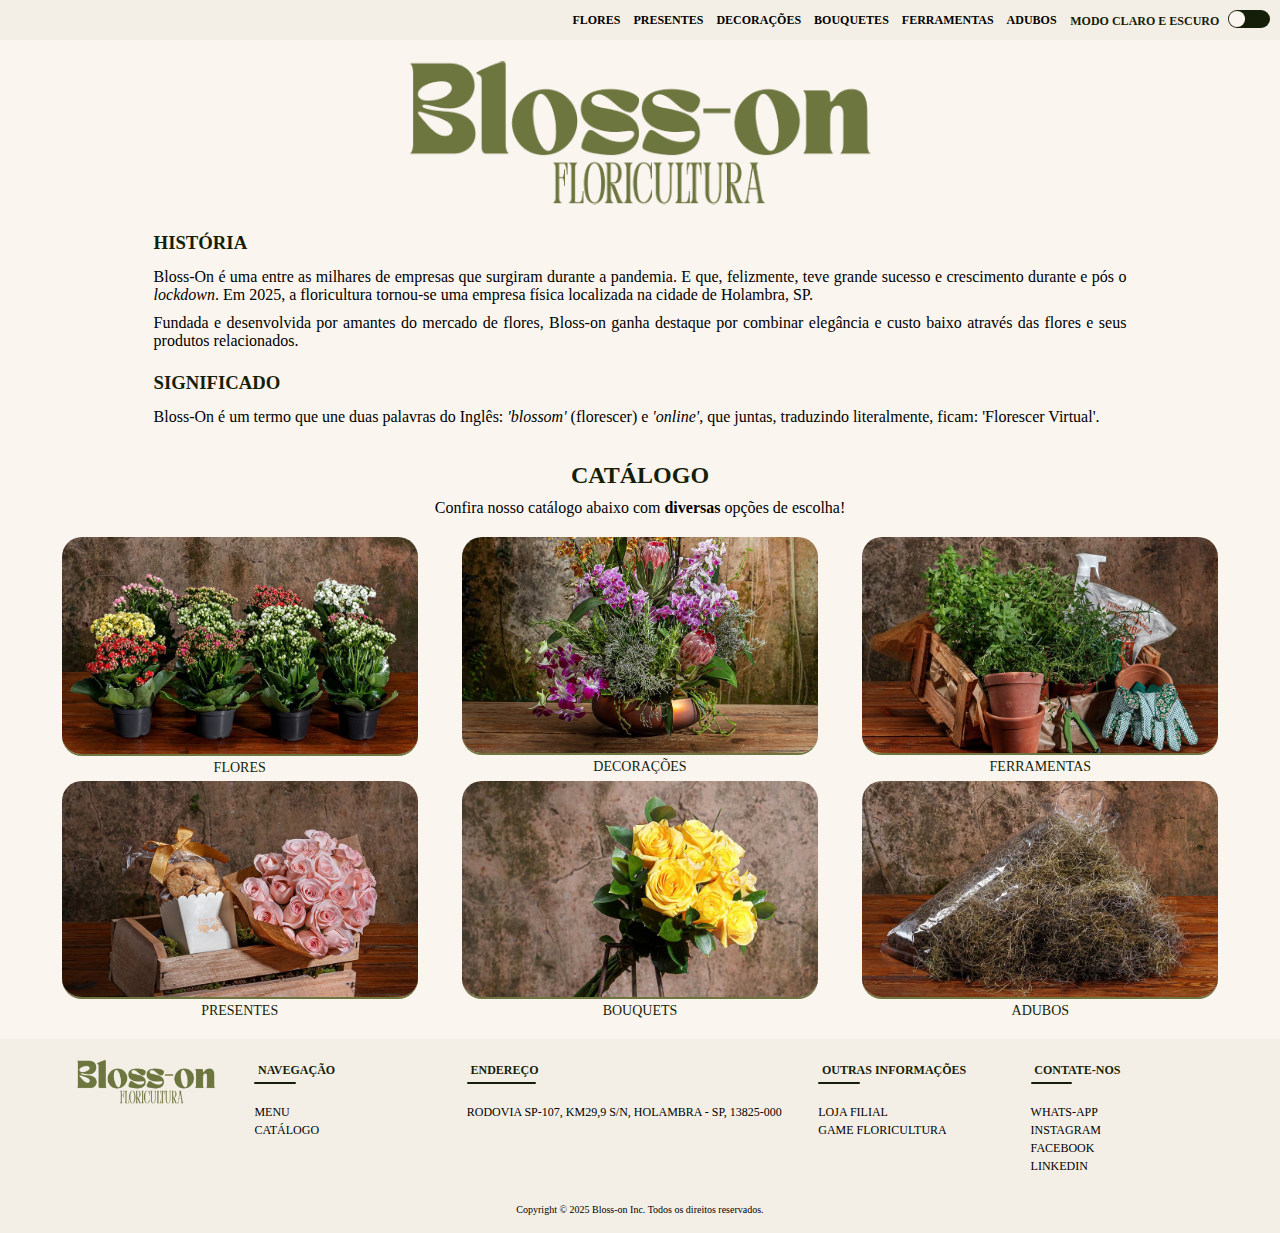
<file: index.html>
<!DOCTYPE html>

<!-- Troca do idioma para: português -->
<html lang="pt-br">
<head>
    <meta charset="UTF-8">
    <meta name="viewport" content="width=device-width, initial-scale=1.0">

    <!-- Conexão com o CSS -->
    <link rel="stylesheet" type="text/css" href="css/style.css">

    <!-- Inserção de um ícone para a barra de pesquisa -->
    <link rel="shortcut icon" href="img/flor-icon-index.ico" type="image/x-icon">

    <!-- Título na barra do navegador -->
    <title> BLOSS-ON </title>

</head>

<body>

    <a href="#" id="ancora-menu"></a>

    <header>

        <!-- Navagação ligando a tópicos da página 02 -->
        <nav>
            <a href="catalago.html#conexaoFlores" class="nav-links"> <strong> FLORES </strong> </a> 
            <a href="catalago.html#conexaoPresentes" class="nav-links"> <strong> PRESENTES </strong> </a>
            <a href="catalago.html#conexaoDecoracoes" class="nav-links"> <strong> DECORAÇÕES </strong></a>
            <a href="catalago.html#conexaoBouquetes" class="nav-links"> <strong> BOUQUETES </strong> </a>
            <a href="catalago.html#conexaoFerramentas" class="nav-links"> <strong> FERRAMENTAS </strong> </a>
            <a href="catalago.html#conexaoAdubos" class="nav-links"> <strong> ADUBOS </strong> </a>
        </nav>

        <!-- Botão: modo Claro e Escuro -->
        <h5> MODO CLARO E ESCURO </h5>
        <div class="trilho" id="trilho">
            <div class="indicador"> </div>
        </div>
        <script src="javascript/main.js"> </script>

    </header>

    <br>

    <!-- Logo -->
    <figure>
        <img class="img-logo" src="img/logo_blosson.png" alt="Logo">
    </figure>
    
    <br>
    <h3> HISTÓRIA </h3>
    <p class="text-body"> Bloss-On é uma entre as milhares de empresas que surgiram durante a pandemia. 
        E que, felizmente, teve grande sucesso e crescimento durante e pós o <em> lockdown</em>. 
        Em 2025, a floricultura tornou-se uma empresa física localizada na cidade de Holambra, SP. </p>
    <p class="text-body"> Fundada e desenvolvida por amantes do mercado de flores, Bloss-on ganha destaque por combinar elegância e custo baixo através
        das flores e seus produtos relacionados. </p>
    <br>

    <h3> SIGNIFICADO </h3>
    <p class="text-body"> Bloss-On é um termo que une duas palavras do Inglês: <em> 'blossom' </em> (florescer) e <em> 'online'</em>, que juntas, traduzindo literalmente,
        ficam: 'Florescer Virtual'. </p>
    <br>

    <a href="#" id="ancora-catalogo"></a>

    <br>
    <h2> CATÁLOGO </h2>
    <p> Confira nosso catálogo abaixo com <strong> diversas </strong> opções de escolha! </p>
    <br>
    
    <section class="conteudo-catalago" id="grid-catalogo"> 
        <div class="grid-catalogo-index">
            <div>
                <figure> 
                    <a href="catalago.html#conexaoFlores"> <img class="img-grid-catalogo" src="img/flores-div-catalogo.jpg" alt="Imagem do catálago, seção das Flores"> </a>
                </figure>
                <figcaption> FLORES </figcaption>
            </div>
            <div>
                <figure>
                    <a href="catalago.html#conexaoDecoracoes"> <img class="img-grid-catalogo" src="img/decoracoes-div-catalogo.jpg" alt="Imagem do catálago, seção das Decorações"> </a>
                </figure>
                <figcaption> DECORAÇÕES </figcaption>
            </div>
            <div>
                <figure>
                    <a href="catalago.html#conexaoFerramentas"> <img class="img-grid-catalogo" src="img/ferramentas-div-catalogo.jpg" alt="Imagem do catálago, seção das Ferramentas"> </a>
                </figure>
                <figcaption> FERRAMENTAS </figcaption>
            </div>
            <div>
                <figure>
                    <a href="catalago.html#conexaoPresentes"> <img class="img-grid-catalogo" src="img/presentes-div-catalogo.jpg" alt="Imagem do catálago, seção das Presentes"> </a>
                </figure>
                <figcaption> PRESENTES </figcaption>
            </div>
            <div>
                <figure>
                    <a href="catalago.html#conexaoBouquetes"> <img class="img-grid-catalogo" src="img/bouquet-div-catalogo.jpg" alt="Imagem do catálago, seção dos Presentes"> </a>
                </figure>
                <figcaption> BOUQUETS </figcaption>
            </div>
            <div>
                <figure>
                    <a href="catalago.html#conexaoAdubos"> <img class="img-grid-catalogo" src="img/barba-de-bode-catalogo.jpg" alt="Imagem do catálago, seção dos Adubos"> </a>
                </figure>
                <figcaption> ADUBOS </figcaption>
            </div>
        </div>
    </section>

    <br>

    <footer>
        <br>
            <div class="grid-footer-index">
                <div>
                    <figure>
                        <img src="img/logo_blosson.png" alt="logo-footer" width="150px">
                    </figure>
                </div>
                <div class="grid-footer-inside">
                    <h5> NAVEGAÇÃO </h5>
                    <hr>
                    <br>
                    <a class="text-footer" href="#ancora-menu"> MENU </a>
                    <br>
                    <a class="text-footer" href="#ancora-catalogo"> CATÁLOGO </a>
                </div>
                <div class="grid-footer-inside">
                    <h5> ENDEREÇO </h5>
                    <hr>
                    <br>
                    <a class="text-footer" href="https://maps.app.goo.gl/x9ZC8zKfQUsg3G7j9"> RODOVIA SP-107, KM29,9 S/N, HOLAMBRA - SP, 13825-000 </a>
                </div>
                <div class="grid-footer-inside">
                    <h5> OUTRAS INFORMAÇÕES </h5>
                    <hr>
                    <br>
                    <a class="text-footer" href="https://weflores.com/shop/"> LOJA FILIAL </a>
                    <br>
                    <a class="text-footer" href="https://pikmin.nintendo.com/pt/about/"> GAME FLORICULTURA </a>
                </div>
                <div class="grid-footer-inside">
                    <h5> CONTATE-NOS</h5>
                    <hr>
                    <br>
                    <a class="text-footer" href="https://wa.me/5511999461069?text=Ol%C3%A1%2C%20visualizei%20seus%20lanches%20e%20bebidas%20atrav%C3%A9s%20do%20site%20e%20gostaria%20de%20fazer%20um%20pedido!%20%F0%9F%8D%94%F0%9F%A5%A4"> WHATS-APP </a>
                    <br>
                    <a class="text-footer" href="https://www.instagram.com/explore/tags/floricultura/"> INSTAGRAM </a>
                    <br>
                    <a class="text-footer" href="https://www.facebook.com/hashtag/floricultura?__eep__=6&__cft__[0]=AZWChIulqReDP3VX0fO7ME4CfL81mdCYHHPKaPEHyYMt_Fm_dWbjAcUp9A9x1sIcQwU374ha88TV2jtOb8L2gkD3wryjCZbhIbsv-pA3spHEvzjJ_mgcvjecM73OqX1Mm9mDjL07FqYJMBlEYte9FuNxcg-9jz_V6FgOel5k2bG63bymaXFHE0hf3v0g9wSgqrI&__tn__=*NK-R"> FACEBOOK </a>
                    <br>
                    <a class="text-footer" href="https://www.linkedin.com/posts/floriculturabv_floicultura-journeyoftheplant-orchid-activity-7297559589179322368-yG9D?utm_source=share&utm_medium=member_desktop&rcm=ACoAADmxbo0BnCXvBt5RN-UffM0pEY4PRmj3eSQ"> LINKEDIN </a>
                </div>
            </div>

            <br>
            <p id="textCopyright"> Copyright © 2025 Bloss-on Inc. Todos os direitos reservados.</p>
            <br>

    </footer>

</body>

</html>
</file>
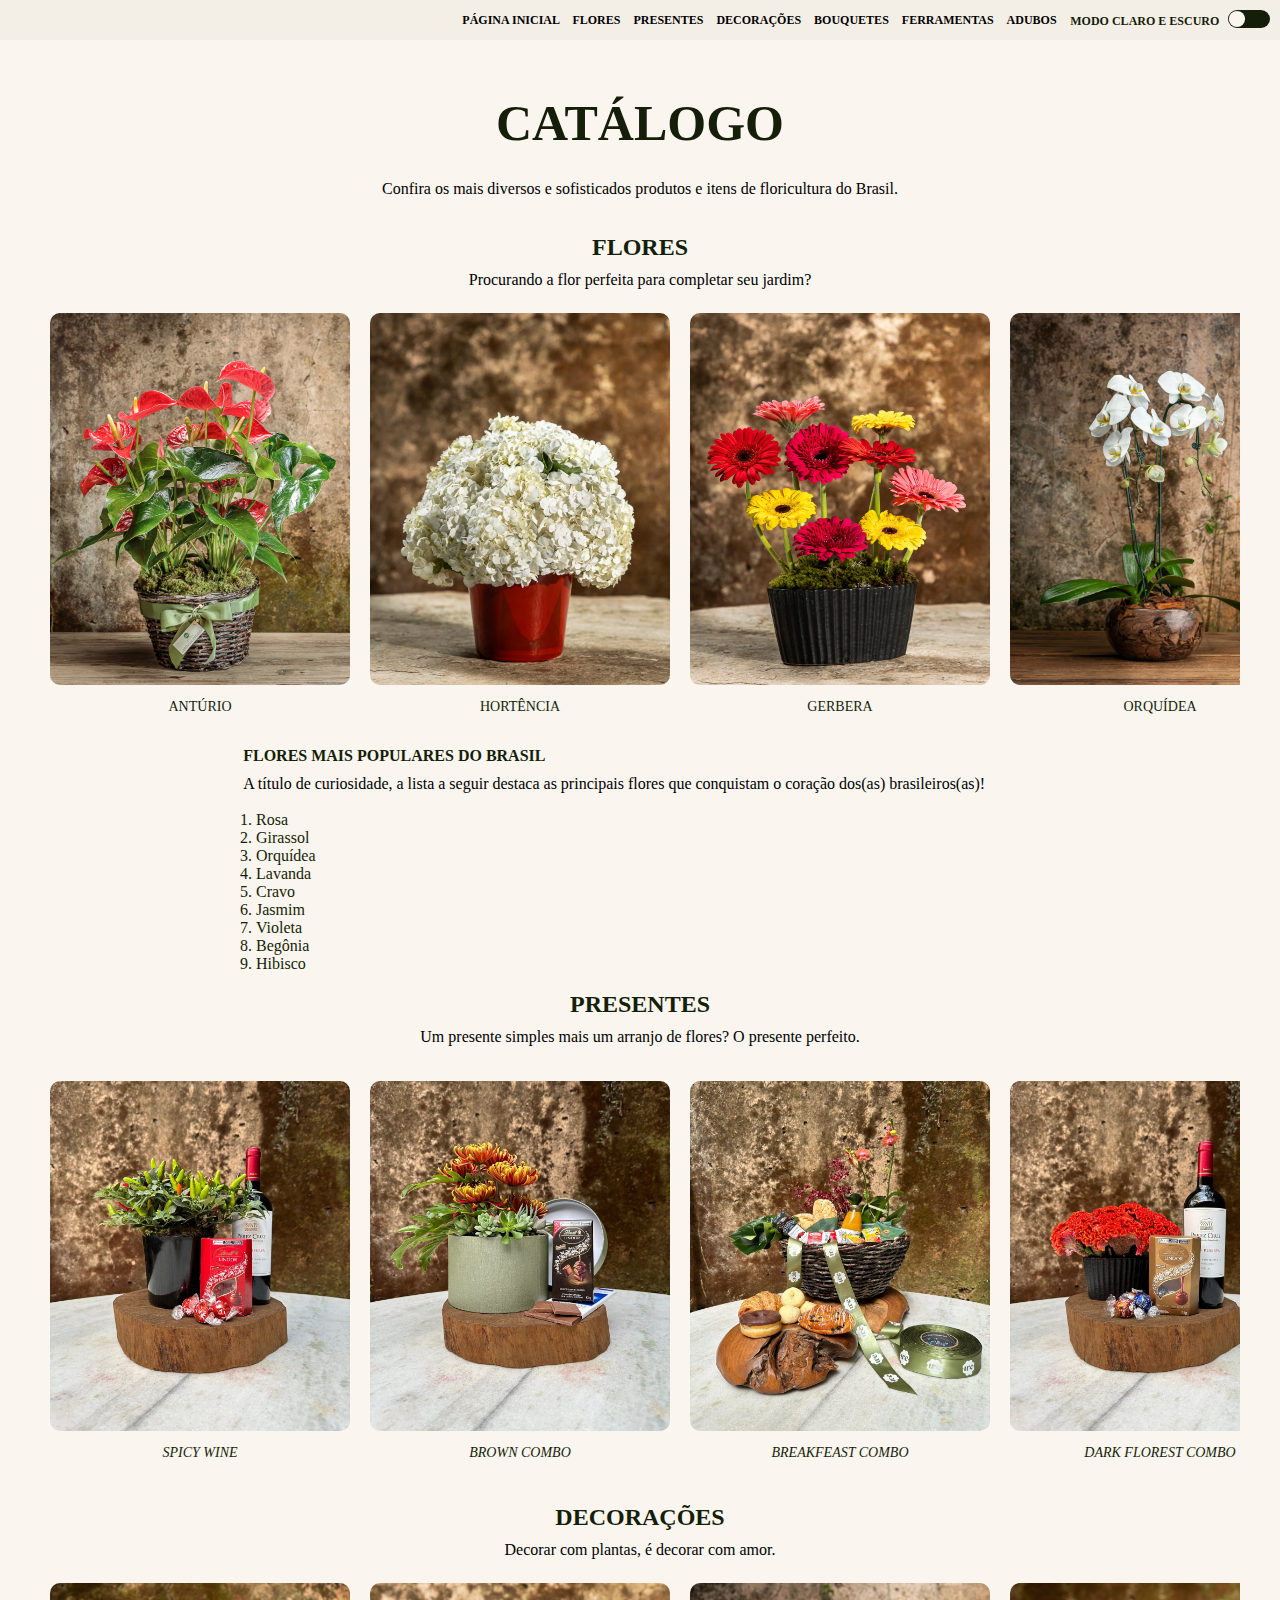
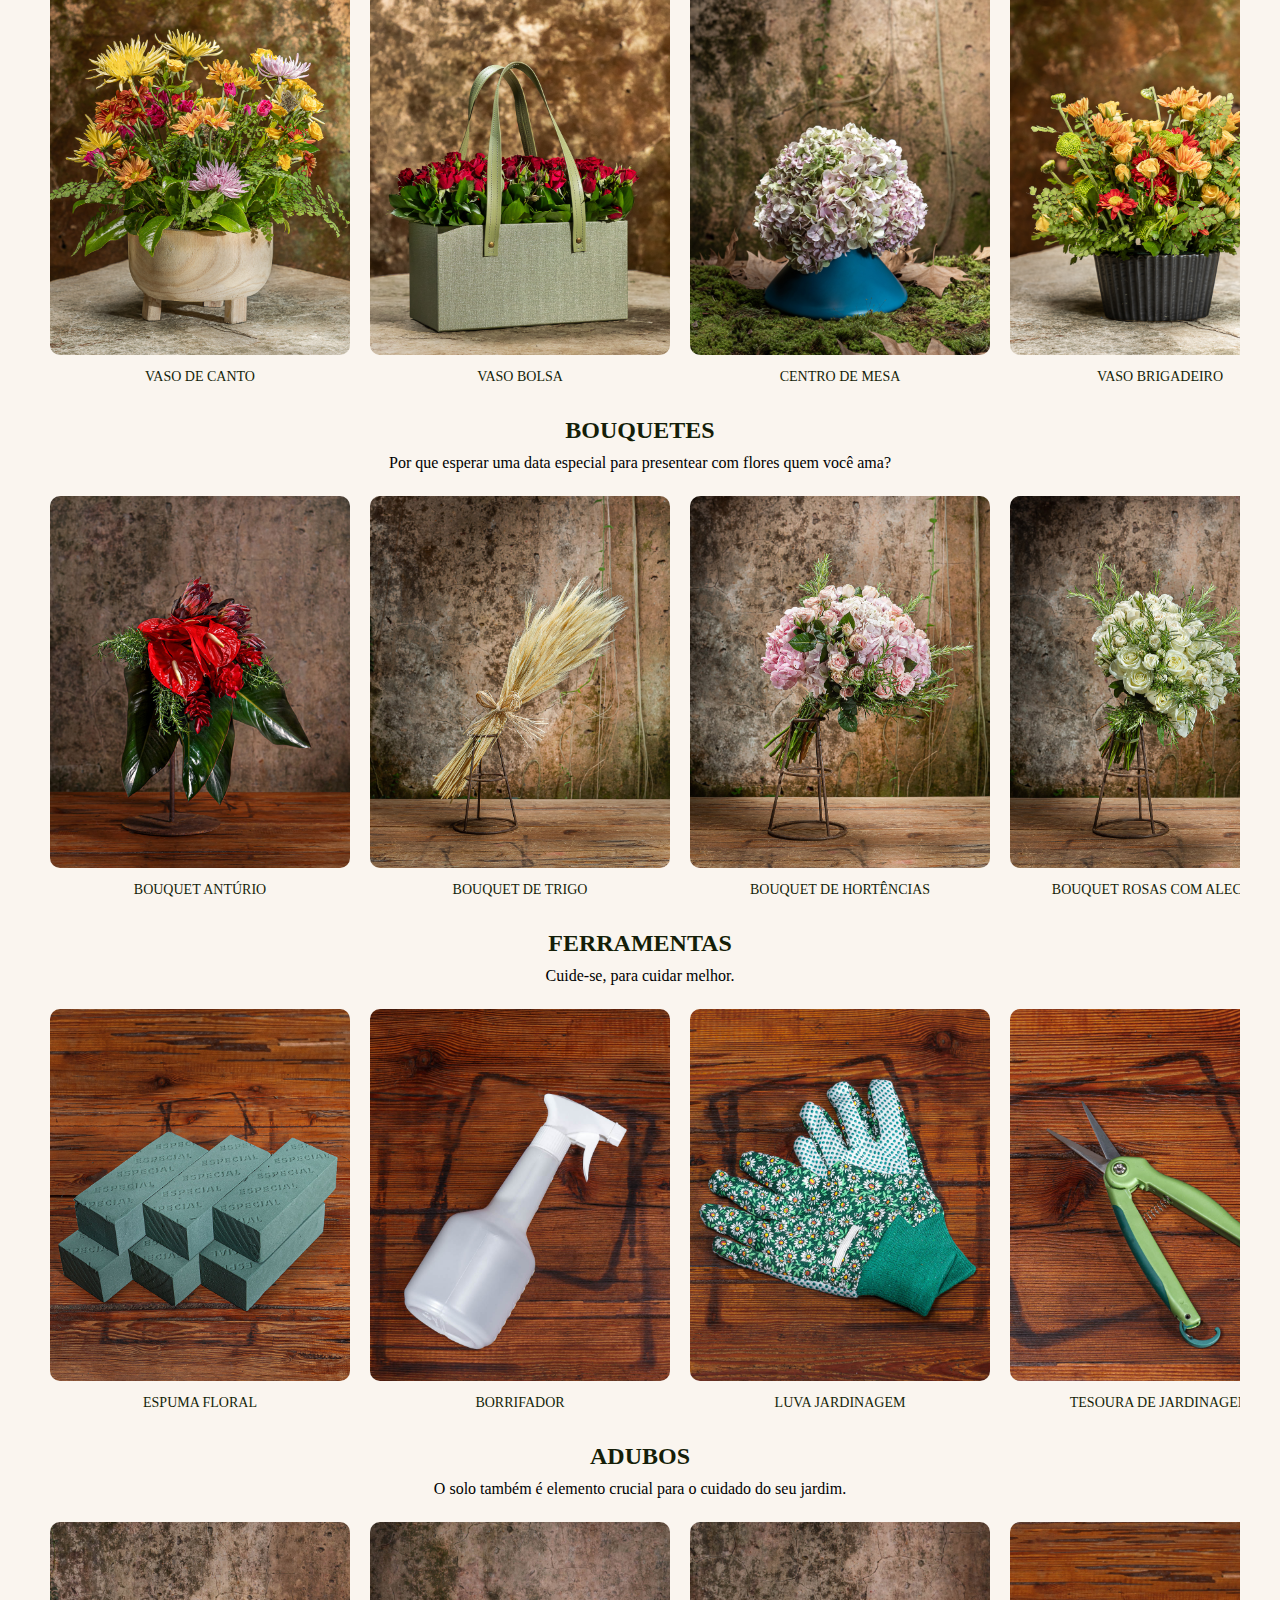
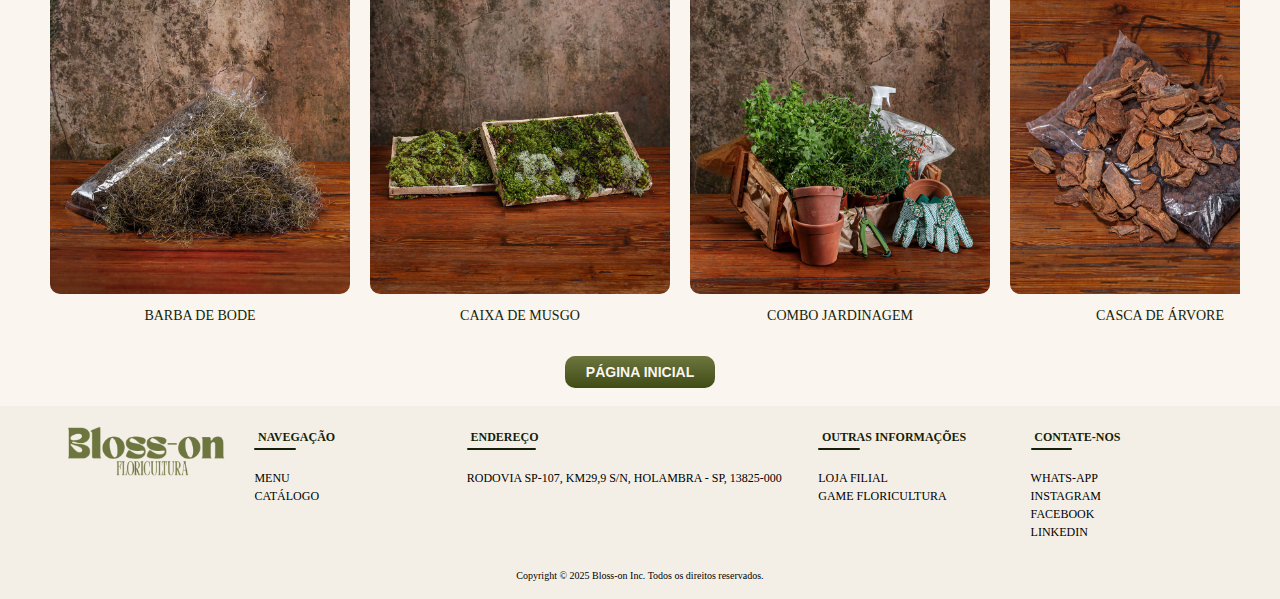
<file: catalago.html>
<!DOCTYPE html>

<!-- Troca do idioma para: português -->
<html lang="pt-br">
<head>
    <meta charset="UTF-8">
    <meta name="viewport" content="width=device-width, initial-scale=1.0">

    <!-- Conexão com o CSS -->
    <link rel="stylesheet" type="text/css" href="css/style.css">

    <!-- Inserção de um ícone para a barra de pesquisa -->
    <link rel="shortcut icon" href="img/pag2-icon.ico" type="image/x-icon">

    <!-- Título na barra do navegador -->
    <title> BLOSS-ON I CATÁLOGO </title>
    
</head>

<body>
    
    <header>

         <!-- Navagação ligando a tópicos da própria página -->
        <nav>
            <a href="index.html" class="nav-links"> <strong> PÁGINA INICIAL </strong> </a>
            <a href="#conexaoFlores" class="nav-links"> <strong> FLORES </strong> </a> 
            <a href="#conexaoPresentes" class="nav-links"> <strong> PRESENTES </strong> </a>
            <a href="#conexaoDecoracoes" class="nav-links"> <strong> DECORAÇÕES </strong></a>
            <a href="#conexaoBouquetes" class="nav-links"> <strong> BOUQUETES </strong> </a>
            <a href="#conexaoFerramentas" class="nav-links"> <strong> FERRAMENTAS </strong> </a>
            <a href="#conexaoAdubos" class="nav-links"> <strong> ADUBOS </strong> </a>
        </nav>

        <!-- Botão: modo Claro e Escuro -->
        <h5> MODO CLARO E ESCURO </h5>
        <div class="trilho" id="trilho">
            <div class="indicador"> </div>
        </div>
        <script src="javascript/main.js"> </script>

    </header>

        <br>
        <br>
        <br>

        <h1> CATÁLOGO </h1>
        <br>
        <p> Confira os mais diversos e sofisticados produtos e itens de floricultura do Brasil. </p>
        <br>

        <a href="#" id="conexaoFlores"> </a>
        <br>
        <h2> FLORES </h2>
        <p> Procurando a flor perfeita para completar seu jardim? </p>

        <section>
            <div class="containersPag2">
                <div>
                    <figure> <img class="img-grid-catalagoPag2" src="img/anturio_catalogo.jpg" alt="FLOR ANTÚRIO" width="300px"> </figure>
                    <figcaption> ANTÚRIO </figcaption>
                </div>
                <div>
                    <figure> <img class="img-grid-catalagoPag2" src="img/hortensia_catalogo.jpg" alt="HORTÊNCIA" width="300px"> </figure>
                    <figcaption> HORTÊNCIA </figcaption>
                </div>
                <div>
                    <figure> <img class="img-grid-catalagoPag2" src="img/gerbera_catalogo.jpg" alt="GÉRBERA" width="300px"> </figure>
                    <figcaption> GERBERA </figcaption>
                </div>
                <div>
                    <figure> <img class="img-grid-catalagoPag2" src="img/orquidea_catalogo.jpg" alt="ORQUÍDEA" width="300px"> </figure>
                    <figcaption> ORQUÍDEA </figcaption>
                </div>
                <div>
                    <figure> <img class="img-grid-catalagoPag2" src="img/rosa_catalogo.jpg" alt="ROSAS VERMELHAS" width="300px"> </figure>
                    <figcaption> ROSAS VERMELHAS </figcaption>
                </div>
            </div>

            <br>

            <!-- Lista ordenada -->
            <h4> FLORES MAIS POPULARES DO <strong>BRASIL</strong></h4>
            <p id="text-list"> A título de curiosidade, a lista a seguir destaca as principais flores que conquistam o coração dos(as) brasileiros(as)!</p>
            <br>
            <ol type="1">
                <li> Rosa </li>
                <li> Girassol </li>
                <li> Orquídea </li>
                <li> Lavanda </li>
                <li> Cravo </li>
                <li> Jasmim </li>
                <li> Violeta </li>
                <li> Begônia </li>
                <li> Hibisco </li>
            </ol>

        </section>

        <a href="#" id="conexaoPresentes"> </a>
        <br>
        <h2> PRESENTES </h2>
        <p> Um presente simples mais um arranjo de flores? O presente perfeito. </p>

        <section>
        <div class="containersPag2">
            <div>
                <figure> <img class="img-grid-catalagoPag2" src="img/spicy_wine_catalogo.jpg" alt="SPICY WINE" width="300px"> </figure>
                <figcaption> <em> SPICY WINE </em> </figcaption>
            </div>
            <div>
                <figure> <img class="img-grid-catalagoPag2" src="img/brown_combo_catalogo.jpg" alt="BROWN COMBO" width="300px"> </figure>
                <figcaption> <em> BROWN COMBO </em> </figcaption>
            </div>
            <div>
                <figure> <img class="img-grid-catalagoPag2" src="img/breakfeast_combo_catalogo.jpg" alt="BREAKFEAST COMBO" width="300px"> </figure>
                <figcaption> <em> BREAKFEAST COMBO </em> </figcaption>
            </div>
            <div>
                <figure> <img class="img-grid-catalagoPag2" src="img/dark_florest_combo_catalago.jpg" alt="DARK FLOREST" width="300px"> </figure>
                <figcaption> <em> DARK FLOREST COMBO </em> </figcaption>
            </div>
            <div>
                <figure> <img class="img-grid-catalagoPag2" src="img/traveler_combo_catalogo.jpg" alt="TRAVELER COMBO" width="300px"> </figure>
                <figcaption> <em> TRAVELER COMBO </em> </figcaption>
            </div>
        </div>
        </section>

        <a href="#" id="conexaoDecoracoes"> </a>
        <br>
        <h2> DECORAÇÕES </h2>
        <p> Decorar com plantas, é decorar com amor. </p>

        <section>
            <div class="containersPag2">
                <div>
                    <figure> <img class="img-grid-catalagoPag2" src="img/vaso_de_canto_catalogo.jpg" alt="VASO DE CANTO" width="300px"> </figure>
                    <figcaption> VASO DE CANTO </figcaption>
                </div>
                <div>
                    <figure> <img class="img-grid-catalagoPag2" src="img/vaso_bolsa_catalogo.jpg" alt="VASO BOLSA" width="300px"> </figure>
                    <figcaption> VASO BOLSA </figcaption>
                </div>
                <div>
                    <figure> <img class="img-grid-catalagoPag2" src="img/centro_de_mesa_catalogo.jpg" alt="CENTRO DE MESA" width="300px"> </figure>
                    <figcaption> CENTRO DE MESA </figcaption>
                </div>
                <div>
                    <figure> <img class="img-grid-catalagoPag2" src="img/vaso_brigadeiro_catalogo.jpg" alt="VASO BRIGADEIRO" width="300px"> </figure>
                    <figcaption> VASO BRIGADEIRO </figcaption>
                </div>
                <div>
                    <figure> <img class="img-grid-catalagoPag2" src="img/trepadeira_abutilon_catalogo.jpg" alt="TREPADEIRA ABUTILON" width="300px"> </figure>
                    <figcaption> TREPADEIRA ABUTILON </figcaption>
                </div>
            </div>
        </section>

        <a href="#" id="conexaoBouquetes"> </a>
        <br>
        <h2> BOUQUETES </h2>
        <p> Por que esperar uma data especial para presentear com flores quem você ama? </p>
    
        <section>
        <div class="containersPag2">
            <div>
                <figure> <img class="img-grid-catalagoPag2" src="img/bouque-anturio.jpg" alt="BOUQUET ANTÚRIO " width="300px"> </figure>
                <figcaption> BOUQUET ANTÚRIO </figcaption>
            </div>
            <div>
                <figure> <img class="img-grid-catalagoPag2" src="img/bouquet-de-trigo.jpg" alt="BOUQUET TRIGO" width="300px"> </figure>
                <figcaption> BOUQUET DE TRIGO </figcaption>
            </div>
            <div>
                <figure> <img class="img-grid-catalagoPag2" src="img/bouquet-hortensias-com-rosas.jpg" alt="BOUQUET DE HORTÊNCIAS" width="300px"> </figure>
                <figcaption> BOUQUET DE HORTÊNCIAS </figcaption>
            </div>
            <div>
                <figure> <img class="img-grid-catalagoPag2" src="img/bouquet-rosas-com-alecrim.jpg" alt="BOUQUET ROSAS COM ALECRIM" width="300px"> </figure>
                <figcaption> BOUQUET ROSAS COM ALECRIM </figcaption>
            </div>
            <div>
                <figure> <img class="img-grid-catalagoPag2" src="img/bouquet-rosas-vermelhas.jpg" alt="BOUQUET ROSAS VERMELHAS" width="300px"> </figure>
                <figcaption> BOUQUET ROSAS VERMELHAS </figcaption>
            </div>
        </div>
        </section>

        <a href="#" id="conexaoFerramentas"> </a>
        <br>
        <h2> FERRAMENTAS </h2>
        <p> Cuide-se, para cuidar melhor.</p>

        <section>
            <div class="containersPag2">
                <div>
                    <figure> <img class="img-grid-catalagoPag2" src="img/espuma-floral-catalogo.jpg" alt="ESPUMA FLORAL" width="300px"> </figure>
                    <figcaption> ESPUMA FLORAL </figcaption>
                </div>
                <div>
                    <figure> <img class="img-grid-catalagoPag2" src="img/borrifador-catalogo.jpg" alt="BORRIFADOR" width="300px"> </figure>
                    <figcaption> BORRIFADOR </figcaption>
                </div>
                <div>
                    <figure> <img class="img-grid-catalagoPag2" src="img/luva-jardinagem-catalogo.jpg" alt="LUVA JARDINAGEM" width="300px"> </figure>
                    <figcaption> LUVA JARDINAGEM </figcaption>
                </div>
                <div>
                    <figure> <img class="img-grid-catalagoPag2" src="img/tesoura-jardinagem-catalogo.jpg" alt="TESOURA JARDINAGEM" width="300px"> </figure>
                    <figcaption> TESOURA DE JARDINAGEM </figcaption>
                </div>
                <div>
                    <figure> <img class="img-grid-catalagoPag2" src="img/brilha-folha-catalogo.jpg" alt="BRILHA FOLHA" width="300px"> </figure>
                    <figcaption> BRILHA FOLHA </figcaption>
                </div>
            </div>
        </section>

        <a href="#" id="conexaoAdubos"> </a>
        <br>
        <h2> ADUBOS </h2>
        <p> O solo também é elemento crucial para o cuidado do seu jardim.</p>

        <div class="containersPag2">
            <div>
                <figure> <img class="img-grid-catalagoPag2" src="img/barba_de_bode_catalogo.jpg" alt="BARBA DE BODE" width="300px"> </figure>
                <figcaption> BARBA DE BODE </figcaption>
            </div>
            <div>
                <figure> <img class="img-grid-catalagoPag2" src="img/caixa_de_musgo_catalogo.jpg" alt="CAIXA DE MUSGO" width="300px"> </figure>
                <figcaption> CAIXA DE MUSGO </figcaption>
            </div>
            <div>
                <figure> <img class="img-grid-catalagoPag2" src="img/combo_jardinagem_catalogo.jpg" alt="COMBO JARDINAGEM" width="300px"> </figure>
                <figcaption> COMBO JARDINAGEM </figcaption>
            </div>
            <div>
                <figure> <img class="img-grid-catalagoPag2" src="img/casca_de_arvore_catalogo.jpg" alt="CASCA DE ÁRVORE" width="300px"> </figure>
                <figcaption> CASCA DE ÁRVORE </figcaption>
            </div>
            <div>
                <figure> <img class="img-grid-catalagoPag2" src="img/adubo_organico_catalogo.jpg" alt="ADUBO ORGÂNICO" width="300px"> </figure>
                <figcaption> ADUBO ORGÂNICO </figcaption>
            </div>
        </div>

        <!-- Botão para voltar a página inicial -->
        <br>
        <a href="index.html"> <button id="btn-voltar"> <strong> PÁGINA INICIAL </strong> </button> </a>
        <br>

        <br>
    
        <footer>
            <br>
                <div class="grid-footer-index">
                    <div>
                        <figure>
                            <img src="img/logo_blosson.png" alt="logo-footer" width="170px">
                        </figure>
                    </div>
                    <div class="grid-footer-inside">
                        <h5> NAVEGAÇÃO </h5>
                        <hr>
                        <br>
                        <a class="text-footer" href="#ancora-menu"> MENU </a>
                        <br>
                        <a class="text-footer" href="#ancora-catalogo"> CATÁLOGO </a>
                    </div>
                    <div class="grid-footer-inside">
                        <h5> ENDEREÇO </h5>
                        <hr>
                        <br>
                        <a class="text-footer" href="https://maps.app.goo.gl/x9ZC8zKfQUsg3G7j9"> RODOVIA SP-107, KM29,9 S/N, HOLAMBRA - SP, 13825-000 </a>
                    </div>
                    <div class="grid-footer-inside">
                        <h5> OUTRAS INFORMAÇÕES </h5>
                        <hr>
                        <br>
                        <a class="text-footer" href="https://weflores.com/shop/"> LOJA FILIAL </a>
                        <br>
                        <a class="text-footer" href="https://pikmin.nintendo.com/pt/about/"> GAME FLORICULTURA </a>
                    </div>
                    <div class="grid-footer-inside">
                        <h5> CONTATE-NOS</h5>
                        <hr>
                        <br>
                        <a class="text-footer" href="https://wa.me/5511999461069?text=Ol%C3%A1%2C%20visualizei%20seus%20lanches%20e%20bebidas%20atrav%C3%A9s%20do%20site%20e%20gostaria%20de%20fazer%20um%20pedido!%20%F0%9F%8D%94%F0%9F%A5%A4"> WHATS-APP </a>
                        <br>
                        <a class="text-footer" href="https://www.instagram.com/explore/tags/floricultura/"> INSTAGRAM </a>
                        <br>
                        <a class="text-footer" href="https://www.facebook.com/hashtag/floricultura?__eep__=6&__cft__[0]=AZWChIulqReDP3VX0fO7ME4CfL81mdCYHHPKaPEHyYMt_Fm_dWbjAcUp9A9x1sIcQwU374ha88TV2jtOb8L2gkD3wryjCZbhIbsv-pA3spHEvzjJ_mgcvjecM73OqX1Mm9mDjL07FqYJMBlEYte9FuNxcg-9jz_V6FgOel5k2bG63bymaXFHE0hf3v0g9wSgqrI&__tn__=*NK-R"> FACEBOOK </a>
                        <br>
                        <a class="text-footer" href="https://www.linkedin.com/posts/floriculturabv_floicultura-journeyoftheplant-orchid-activity-7297559589179322368-yG9D?utm_source=share&utm_medium=member_desktop&rcm=ACoAADmxbo0BnCXvBt5RN-UffM0pEY4PRmj3eSQ"> LINKEDIN </a>
                    </div>
                </div>
    
                <br>
                <p id="textCopyright"> Copyright © 2025 Bloss-on Inc. Todos os direitos reservados.</p>
                <br>
    
        </footer>    


</body>

</html>
</file>
<file: css/style.css>
/* CONFIGURAÇÃO DE TODA A PÁGINA */

*{
    margin: 0;
    border: 0;
    padding: 0;
}

/* INÍCIO DO HEADER */

header{
    display: flex;
    justify-content: flex-end; /* Posiciona os elementos no final da página */
    background-color:  #f4efe6;
    transition: .5s; /* Faz a passagem do modo claro para o modo escuro mais suave */
    color: #141c08;
    padding-top: 10px;
    padding-left: 10px;
    padding-right: 10px;
    column-gap: 5px; /* Espaço entre os elementos no display */
    height: 30px;
}

body.dark header{
    background-color: #3f4b15;
    color: #faf5ef;
}

@media (min-width: 280px) and (max-width: 500px){ /* Inserindo a responsividade nas imagens */
    .img-logo{
        width: 90%;
        height: 30%;
    }
}

h5{
    font-size: 12px;
    padding: 3.7px;
}

body.dark h5{
    color: #ffffff;
}

/* DESIGN DA NAVEGAÇÃO */ 

.nav-links{
    text-decoration: none; /* Remove o sublinhado fixo dos links */
    font-size: 12px;
    color: #000000;
    align-items: center;
    padding: 5px;
}

.nav-links:hover{
    color: dimgray;
}

body.dark .nav-links{
    color: #faf5ef;
}

body.dark .nav-links:hover{
    color: #6e763f;
}

/* FIM DO HEADER */

/* INÍCIO DO CONTEÚDO */

body{
    background-color: #faf5ef;
    transition: .5s;
    color: #151e08;
    text-align: center;
}

body.dark{
    background-color: #151e08;
    color: #faf5ef;
}

h1{
    text-align: center;
    font-size: 50px;
}

body.dark h1{
    color: #ffffff;
}

h2{
    text-align: center;
}

body.dark h2{
    color: #ffffff;
}

h3{
    padding-left: 12%;
    padding-right: 12%;
    text-align: justify;
    line-height: 30px;
}

body.dark h3{
    color: #ffffff;
}

h4{
    padding-left: 19%;
    text-align: left;
}

body.dark h3{
    color: #ffffff;
}

/* DESIGN DA LISTA */

ol{
    padding-left: 20%;
    padding-right: 20%;
    text-align: left;
}

body.dark ol{
    color: #ffffff;
}

#text-list{
    text-align: justify;
    padding-left: 19%;
    padding-right: 19%;
}

body.dark #text-list{
    color: #faf5ef;
}

.text-body{
    color: #000000;
    text-align: justify;
    font-size: 16;
    padding-left: 12%;
    padding-right: 12%;
}

body.dark .text-body{
    color: #faf5ef;
}

p{
    text-align: center;
    color: #000000;
    padding-top: 10px;
}

body.dark p{
    color: #faf5ef;
}

/* INÍCIO DO "BOTÃO DO MODO ESCURO E CLARO */

.trilho{
    width: 42px;
    height: 18px;
    background-color: #151e08;
    border-radius: 150px;
    position: relative;
    cursor: pointer;
}

.trilho .indicador{
    width: 18px;
    height: 18px;
    background-color: #faf5ef;
    border-radius: 50%;
    transform: scale(.9);
    position: absolute;
    left: 0;
    transition: .5s;
}

.trilho.dark{
    background-color: #faf5ef;
}

.trilho.dark .indicador{
    left: 24px;
    background-color: #151e08;
}

/* FIM DO "BOTÃO DO MODO ESCURO E CLARO */

/* COMEÇO DO GRID CATÁLOGO */

.grid-catalogo-index{
    display: grid; /* Mostra como os conteúdos serão dispostos na página. */
    grid-template-columns: repeat(auto-fill, minmax(300px, 1fr)); /* FR - Ver formatação da tela*/
    grid-gap: 1px;
    max-width: 1200px;
    margin: 0 auto;
}

.grid-catalogo-index div{
    text-align: center;
    padding: 2px;
}

#grid-catalogo{
    background-color: #faf5ef;
        transition: .5s;
}

body.dark #grid-catalogo{
    background-color: #151e08;
    color: #faf5ef;
}

.img-grid-catalogo{
    border-radius: 20px;
    width: 90%;
    height: 30%;
    border-bottom: 2.5px solid #6e763f;
}

.img-grid-catalogo:hover{
    border-radius: 22px;
    width: 91%;
    height: 31%;
    opacity: 0.9;
    border-right: 5px solid #6e763f;
    border-bottom: 5px solid #6e763f;
    cursor: pointer;
}

@media (min-width: 280px) and (max-width: 450px){ /* Inserindo a responsividade nas imagens */
    .img-grid-catalogo{
        border-radius: 20px;
        width: 90%;
        height: 30%;
    }
}

figure{
    text-align: center;
}

figcaption{
    text-align: center;
    font-size: 14px;
}

/* FIM DO GRID CATÁLOGO */

/* FIM DO CONTEÚDO */

/* INÍCIO DO FOOTER */

footer{
    background-color: #f4efe6;
    transition: .5s;
}

body.dark footer{
    background-color: #3f4b15;
    color: #faf5ef;
}

.grid-footer-index{
    display: grid;
    grid-template-columns: repeat(auto-fit, minmax(180px, auto));
    grid-gap: 1px;
    row-gap: 10px;
    max-width: 1200px;
    margin: 0 auto;
}

.grid-footer-index div{
    text-align: center;
    padding: 2px;
    text-align: left;
}

.text-footer{
    color: #000000;
    text-align: left;
    font-size: 12px;
    text-decoration: none;
}

.text-footer:hover{
    text-decoration:underline;
}

body.dark .text-footer{
    color: #faf5ef;
}

hr{
    background-color: #151e08;
    width: 20%;
    height: 2px;
    border-radius: 20px;
    transition: 1s;
}

body.dark hr{
    background-color: #faf5ef;
}

.grid-footer-inside:hover hr{
    width: 55%;
}

#textCopyright{
    font-size: 10px;
}

/* FIM DO FOOTER */

/* CONFIGURAÇÕES ESPECIFICAS DA PÁGINA 02 */

#btn-voltar{
    height: 32px;
    width: 150px;
    border-radius: 10px;
    color: #faf5ef;
    background: linear-gradient(#6e763f, #3f4b15);
    cursor: pointer;
    align-items: center;
    font-size: 14px;
}

#btn-voltar:hover{
    height: 35px;
    width: 151px;
    opacity: 0.8;
}

body.dark #btn-voltar{
    background: linear-gradient(#faf5ef, #f4efe6);
    color: #000000;
}

.containersPag2 {
    display: flex;
    flex-direction: row;
    overflow-x: auto;
    align-items: center;
    max-width: 1200px;
    height: 440px;
    margin: auto;
}

.img-grid-catalagoPag2{
    border-radius: 20px;
    padding: 10px;
}

.img-grid-catalagoPag2:hover{
    border-radius: 20px;
    padding: 10px;
    width: 310px;
    opacity: 0.9;
    cursor: pointer;
}

@media (min-width: 300px) and (max-width: 600px){
    .containersPag2{
        flex-direction: column;
    }
}
</file>
